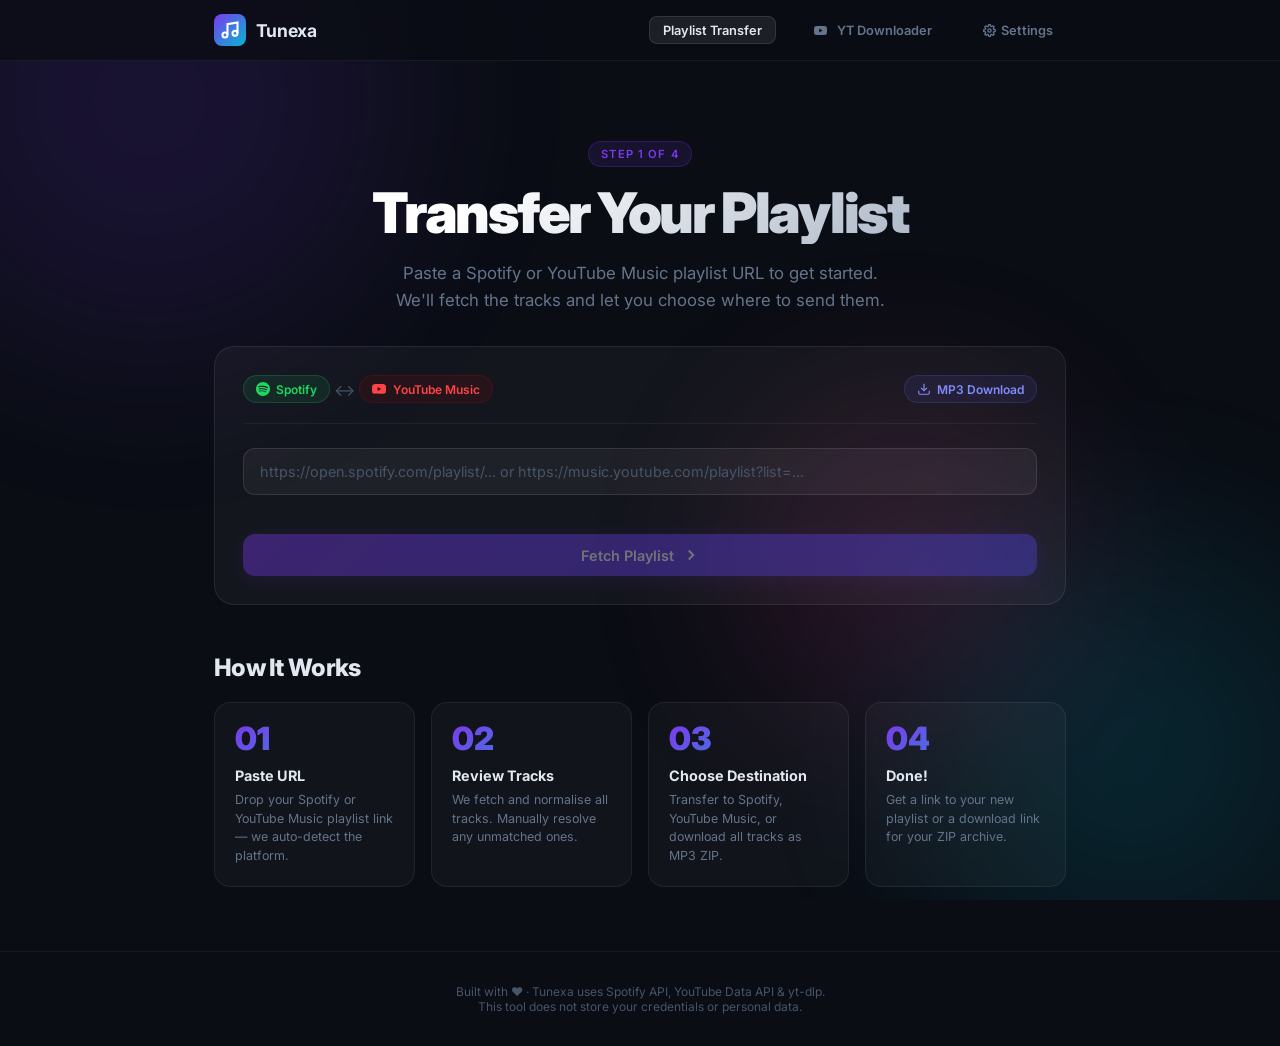
<file: index.html>
<!DOCTYPE html>
<html lang="en">
<head>
  <meta charset="UTF-8" />
  <meta name="viewport" content="width=device-width, initial-scale=1.0" />
  <title>Tunexa — Transfer Playlists Between Spotify & YouTube Music</title>
  <meta name="description" content="Transfer playlists seamlessly between Spotify and YouTube Music, or download your tracks as MP3 files. Free, fast, and secure playlist syncing." />
  <link rel="preconnect" href="https://fonts.googleapis.com" />
  <link rel="preconnect" href="https://fonts.gstatic.com" crossorigin />
  <link href="https://fonts.googleapis.com/css2?family=Inter:wght@300;400;500;600;700;800;900&display=swap" rel="stylesheet" />
  <link rel="stylesheet" href="style.css" />
</head>
<body>

  <!-- AMBIENT BACKGROUND -->
  <div class="ambient-bg">
    <div class="orb orb-1"></div>
    <div class="orb orb-2"></div>
    <div class="orb orb-3"></div>
  </div>

  <!-- NAV -->
  <nav class="nav" role="navigation" aria-label="Primary navigation">
    <div class="nav-inner">
      <a href="#" class="logo" id="logo-home-link">
        <div class="logo-icon">
          <svg width="20" height="20" viewBox="0 0 24 24" fill="none" stroke="currentColor" stroke-width="2.5">
            <path d="M9 18V5l12-2v13"/>
            <circle cx="6" cy="18" r="3"/><circle cx="18" cy="16" r="3"/>
          </svg>
        </div>
        <span>Tunexa</span>
      </a>
      <div class="nav-links">
        <a href="index.html" class="nav-tab-btn active" id="nav-tab-playlist">Playlist Transfer</a>
        <a href="ytdl.html" class="nav-tab-btn" id="nav-tab-ytdl">
          <svg width="13" height="13" viewBox="0 0 24 24" fill="currentColor" style="vertical-align: middle; margin-right: 4px;"><path d="M23.495 6.205a3.007 3.007 0 0 0-2.088-2.088C19.537 3.616 12 3.616 12 3.616s-7.537 0-9.407.501A3.007 3.007 0 0 0 .505 6.205 31.247 31.247 0 0 0 0 12a31.247 31.247 0 0 0 .505 5.795 3.007 3.007 0 0 0 2.088 2.088C4.463 20.384 12 20.384 12 20.384s7.537 0 9.407-.501a3.007 3.007 0 0 0 2.088-2.088A31.247 31.247 0 0 0 24 12a31.247 31.247 0 0 0-.505-5.795zM9.609 15.601V8.408l6.264 3.602z"/></svg>
          YT Downloader
        </a>
        <button id="nav-settings-btn" class="nav-tab-btn" style="background: none; border: none; cursor: pointer; display: flex; align-items: center; gap: 0.35rem; font-family: inherit;">
          <svg width="13" height="13" viewBox="0 0 24 24" fill="none" stroke="currentColor" stroke-width="2.5" stroke-linecap="round" stroke-linejoin="round" style="vertical-align: middle;">
            <circle cx="12" cy="12" r="3"/><path d="M19.4 15a1.65 1.65 0 0 0 .33 1.82l.06.06a2 2 0 1 1-2.83 2.83l-.06-.06a1.65 1.65 0 0 0-1.82-.33 1.65 1.65 0 0 0-1 1.51V21a2 2 0 0 1-4 0v-.09A1.65 1.65 0 0 0 9 19.4a1.65 1.65 0 0 0-1.82.33l-.06.06a2 2 0 1 1-2.83-2.83l.06-.06a1.65 1.65 0 0 0 .33-1.82 1.65 1.65 0 0 0-1.51-1H3a2 2 0 0 1 0-4h.09A1.65 1.65 0 0 0 4.6 9a1.65 1.65 0 0 0-.33-1.82l-.06-.06a2 2 0 1 1 2.83-2.83l.06.06a1.65 1.65 0 0 0 1.82.33H9a1.65 1.65 0 0 0 1-1.51V3a2 2 0 0 1 4 0v.09a1.65 1.65 0 0 0 1 1.51 1.65 1.65 0 0 0 1.82-.33l.06-.06a2 2 0 1 1 2.83 2.83l-.06.06a1.65 1.65 0 0 0-.33 1.82V9a1.65 1.65 0 0 0 1.51 1H21a2 2 0 0 1 0 4h-.09a1.65 1.65 0 0 0-1.51 1z"/>
          </svg>
          Settings
        </button>
      </div>
    </div>
  </nav>

  <!-- MAIN APP -->
  <main class="main-container" id="main-app">

    <!-- ═══════════════════════════════════════════ -->
    <!-- STEP 1: URL INGESTION                       -->
    <!-- ═══════════════════════════════════════════ -->
    <section class="step" id="step-url" data-step="1">
      <div class="step-hero">
        <div class="step-badge">Step 1 of 4</div>
        <h1 class="hero-title">Transfer Your Playlist</h1>
        <p class="hero-sub">Paste a Spotify or YouTube Music playlist URL to get started. We'll fetch the tracks and let you choose where to send them.</p>
      </div>

      <div class="card" id="url-card">
        <div class="card-header">
          <div class="platform-pills">
            <div class="pill pill-spotify">
              <svg class="pill-icon" viewBox="0 0 24 24" fill="currentColor"><path d="M12 0C5.4 0 0 5.4 0 12s5.4 12 12 12 12-5.4 12-12S18.66 0 12 0zm5.521 17.34c-.24.359-.66.48-1.021.24-2.82-1.74-6.36-2.101-10.561-1.141-.418.122-.779-.179-.899-.539-.12-.421.18-.78.54-.9 4.56-1.021 8.52-.6 11.64 1.32.42.18.479.659.301 1.02zm1.44-3.3c-.301.42-.841.6-1.262.3-3.239-1.98-8.159-2.58-11.939-1.38-.479.12-1.02-.12-1.14-.6-.12-.48.12-1.021.6-1.141C9.6 9.9 15 10.561 18.72 12.84c.361.181.54.78.241 1.2zm.12-3.36C15.24 8.4 8.82 8.16 5.16 9.301c-.6.179-1.2-.181-1.38-.721-.18-.601.18-1.2.72-1.381 4.26-1.26 11.28-1.02 15.721 1.621.539.3.719 1.02.419 1.56-.299.421-1.02.599-1.559.3z"/></svg>
              Spotify
            </div>
            <span class="pill-sep">↔</span>
            <div class="pill pill-yt">
              <svg class="pill-icon" viewBox="0 0 24 24" fill="currentColor"><path d="M23.495 6.205a3.007 3.007 0 0 0-2.088-2.088c-1.87-.501-9.396-.501-9.396-.501s-7.507-.01-9.396.501A3.007 3.007 0 0 0 .527 6.205a31.247 31.247 0 0 0-.522 5.805 31.247 31.247 0 0 0 .522 5.783 3.007 3.007 0 0 0 2.088 2.088c1.868.502 9.396.502 9.396.502s7.506 0 9.396-.502a3.007 3.007 0 0 0 2.088-2.088 31.247 31.247 0 0 0 .5-5.783 31.247 31.247 0 0 0-.5-5.805zM9.609 15.601V8.408l6.264 3.602z"/></svg>
              YouTube Music
            </div>
          </div>
          <div class="pill pill-mp3">
            <svg class="pill-icon" viewBox="0 0 24 24" fill="none" stroke="currentColor" stroke-width="2"><path d="M21 15v4a2 2 0 0 1-2 2H5a2 2 0 0 1-2-2v-4"/><polyline points="7 10 12 15 17 10"/><line x1="12" y1="15" x2="12" y2="3"/></svg>
            MP3 Download
          </div>
        </div>

        <div class="url-input-group" id="url-input-group">
          <div class="url-input-wrapper">
            <div class="url-platform-badge" id="url-platform-badge" aria-live="polite"></div>
            <input
              type="url"
              id="playlist-url-input"
              class="url-input"
              placeholder="https://open.spotify.com/playlist/... or https://music.youtube.com/playlist?list=..."
              autocomplete="off"
              spellcheck="false"
              aria-label="Playlist URL"
            />
            <button class="url-clear-btn" id="url-clear-btn" aria-label="Clear URL" style="display:none">
              <svg width="14" height="14" viewBox="0 0 24 24" fill="none" stroke="currentColor" stroke-width="2.5"><line x1="18" y1="6" x2="6" y2="18"/><line x1="6" y1="6" x2="18" y2="18"/></svg>
            </button>
          </div>
          <div class="url-error" id="url-error" role="alert" aria-live="assertive"></div>
        </div>

        <button class="btn btn-primary btn-full" id="fetch-playlist-btn" disabled>
          <span class="btn-text">Fetch Playlist</span>
          <svg class="btn-icon" width="18" height="18" viewBox="0 0 24 24" fill="none" stroke="currentColor" stroke-width="2.5"><polyline points="9 18 15 12 9 6"/></svg>
        </button>
      </div>

      <!-- HOW IT WORKS -->
      <div class="how-it-works" id="how-it-works">
        <h2 class="section-title">How It Works</h2>
        <div class="steps-grid">
          <div class="step-card">
            <div class="step-num">01</div>
            <h3>Paste URL</h3>
            <p>Drop your Spotify or YouTube Music playlist link — we auto-detect the platform.</p>
          </div>
          <div class="step-card">
            <div class="step-num">02</div>
            <h3>Review Tracks</h3>
            <p>We fetch and normalise all tracks. Manually resolve any unmatched ones.</p>
          </div>
          <div class="step-card">
            <div class="step-num">03</div>
            <h3>Choose Destination</h3>
            <p>Transfer to Spotify, YouTube Music, or download all tracks as MP3 ZIP.</p>
          </div>
          <div class="step-card">
            <div class="step-num">04</div>
            <h3>Done!</h3>
            <p>Get a link to your new playlist or a download link for your ZIP archive.</p>
          </div>
        </div>
      </div>
    </section>

    <!-- ═══════════════════════════════════════════ -->
    <!-- STEP 2: TRACK REVIEW                        -->
    <!-- ═══════════════════════════════════════════ -->
    <section class="step hidden" id="step-tracks" data-step="2">
      <div class="step-header">
        <button class="back-btn" id="back-to-url-btn" aria-label="Back to URL step">
          <svg width="16" height="16" viewBox="0 0 24 24" fill="none" stroke="currentColor" stroke-width="2.5"><polyline points="15 18 9 12 15 6"/></svg>
          Back
        </button>
        <div class="step-badge">Step 2 of 4</div>
      </div>

      <div class="playlist-header" id="playlist-header">
        <div class="playlist-meta">
          <div class="playlist-platform-badge" id="playlist-platform-badge"></div>
          <div>
            <h2 class="playlist-name" id="playlist-name">Playlist Name</h2>
            <p class="playlist-stats" id="playlist-stats">0 tracks fetched</p>
          </div>
        </div>
      </div>

      <div class="card" id="tracks-card">
        <div class="tracks-filter-bar">
          <input type="search" id="track-search" class="track-search" placeholder="Search tracks…" aria-label="Search tracks" />
          <div class="filter-tabs" role="tablist">
            <button class="filter-tab active" data-filter="all" role="tab" id="filter-all">All</button>
            <button class="filter-tab" data-filter="matched" role="tab" id="filter-matched">Matched</button>
            <button class="filter-tab" data-filter="unmatched" role="tab" id="filter-unmatched">Unmatched</button>
          </div>
        </div>

        <div class="tracks-list" id="tracks-list" role="list" aria-label="Tracks">
          <!-- Tracks injected by JS -->
        </div>
      </div>

      <!-- UNMATCHED RESOLVE MODAL -->
      <div class="modal-overlay hidden" id="resolve-modal" role="dialog" aria-modal="true" aria-labelledby="resolve-modal-title">
        <div class="modal">
          <div class="modal-header">
            <h3 id="resolve-modal-title">Find a replacement</h3>
            <button class="modal-close" id="resolve-modal-close" aria-label="Close">
              <svg width="16" height="16" viewBox="0 0 24 24" fill="none" stroke="currentColor" stroke-width="2.5"><line x1="18" y1="6" x2="6" y2="18"/><line x1="6" y1="6" x2="18" y2="18"/></svg>
            </button>
          </div>
          <div class="modal-body">
            <p class="modal-track-info" id="modal-track-info"></p>
            <div class="modal-search-group">
              <input type="search" id="modal-search-input" class="url-input" placeholder="Search for a replacement…" aria-label="Search for replacement track" />
              <button class="btn btn-primary" id="modal-search-btn">Search</button>
            </div>
            <div class="modal-results" id="modal-results" role="list"></div>
          </div>
          <div class="modal-footer">
            <button class="btn btn-ghost" id="modal-skip-btn">Skip this track</button>
          </div>
        </div>
      </div>

      <div class="step-actions">
        <div class="match-summary" id="match-summary"></div>
        <button class="btn btn-primary btn-lg" id="proceed-to-dest-btn">
          Choose Destination
          <svg width="18" height="18" viewBox="0 0 24 24" fill="none" stroke="currentColor" stroke-width="2.5"><polyline points="9 18 15 12 9 6"/></svg>
        </button>
      </div>
    </section>

    <!-- ═══════════════════════════════════════════ -->
    <!-- STEP 3: DESTINATION SELECTION               -->
    <!-- ═══════════════════════════════════════════ -->
    <section class="step hidden" id="step-destination" data-step="3">
      <div class="step-header">
        <button class="back-btn" id="back-to-tracks-btn" aria-label="Back to tracks step">
          <svg width="16" height="16" viewBox="0 0 24 24" fill="none" stroke="currentColor" stroke-width="2.5"><polyline points="15 18 9 12 15 6"/></svg>
          Back
        </button>
        <div class="step-badge">Step 3 of 4</div>
      </div>

      <h2 class="section-title">Where should we send your playlist?</h2>
      <p class="section-sub">Choose a destination. We'll authenticate you where required and transfer your tracks.</p>

      <div class="destination-grid">
        <button class="dest-card" id="dest-spotify" data-dest="spotify">
          <div class="dest-icon dest-icon-spotify">
            <svg viewBox="0 0 24 24" fill="currentColor"><path d="M12 0C5.4 0 0 5.4 0 12s5.4 12 12 12 12-5.4 12-12S18.66 0 12 0zm5.521 17.34c-.24.359-.66.48-1.021.24-2.82-1.74-6.36-2.101-10.561-1.141-.418.122-.779-.179-.899-.539-.12-.421.18-.78.54-.9 4.56-1.021 8.52-.6 11.64 1.32.42.18.479.659.301 1.02zm1.44-3.3c-.301.42-.841.6-1.262.3-3.239-1.98-8.159-2.58-11.939-1.38-.479.12-1.02-.12-1.14-.6-.12-.48.12-1.021.6-1.141C9.6 9.9 15 10.561 18.72 12.84c.361.181.54.78.241 1.2zm.12-3.36C15.24 8.4 8.82 8.16 5.16 9.301c-.6.179-1.2-.181-1.38-.721-.18-.601.18-1.2.72-1.381 4.26-1.26 11.28-1.02 15.721 1.621.539.3.719 1.02.419 1.56-.299.421-1.02.599-1.559.3z"/></svg>
          </div>
          <h3>Spotify</h3>
          <p>Create a new playlist on your Spotify account with all matched tracks.</p>
          <div class="dest-auth-note">
            <svg width="12" height="12" viewBox="0 0 24 24" fill="none" stroke="currentColor" stroke-width="2"><rect x="3" y="11" width="18" height="11" rx="2" ry="2"/><path d="M7 11V7a5 5 0 0 1 10 0v4"/></svg>
            Requires Spotify OAuth
          </div>
          <div class="dest-arrow">→</div>
        </button>

        <button class="dest-card" id="dest-youtube" data-dest="youtube">
          <div class="dest-icon dest-icon-yt">
            <svg viewBox="0 0 24 24" fill="currentColor"><path d="M23.495 6.205a3.007 3.007 0 0 0-2.088-2.088c-1.87-.501-9.396-.501-9.396-.501s-7.507-.01-9.396.501A3.007 3.007 0 0 0 .527 6.205a31.247 31.247 0 0 0-.522 5.805 31.247 31.247 0 0 0 .522 5.783 3.007 3.007 0 0 0 2.088 2.088c1.868.502 9.396.502 9.396.502s7.506 0 9.396-.502a3.007 3.007 0 0 0 2.088-2.088 31.247 31.247 0 0 0 .5-5.783 31.247 31.247 0 0 0-.5-5.805zM9.609 15.601V8.408l6.264 3.602z"/></svg>
          </div>
          <h3>YouTube Music</h3>
          <p>Create a new playlist on your YouTube Music account with all matched tracks.</p>
          <div class="dest-auth-note">
            <svg width="12" height="12" viewBox="0 0 24 24" fill="none" stroke="currentColor" stroke-width="2"><rect x="3" y="11" width="18" height="11" rx="2" ry="2"/><path d="M7 11V7a5 5 0 0 1 10 0v4"/></svg>
            Requires Google OAuth
          </div>
          <div class="dest-arrow">→</div>
        </button>

        <button class="dest-card dest-card-mp3" id="dest-mp3" data-dest="mp3">
          <div class="dest-icon dest-icon-mp3">
            <svg viewBox="0 0 24 24" fill="none" stroke="currentColor" stroke-width="2"><path d="M21 15v4a2 2 0 0 1-2 2H5a2 2 0 0 1-2-2v-4"/><polyline points="7 10 12 15 17 10"/><line x1="12" y1="15" x2="12" y2="3"/></svg>
          </div>
          <h3>Download as MP3</h3>
          <p>Download all matched tracks as MP3 files packaged in a single ZIP archive.</p>
          <div class="dest-auth-note dest-auth-free">
            <svg width="12" height="12" viewBox="0 0 24 24" fill="none" stroke="currentColor" stroke-width="2"><polyline points="20 6 9 17 4 12"/></svg>
            No authentication required
          </div>
          <div class="dest-arrow">→</div>
        </button>
      </div>

      <!-- OAUTH STATUS -->
      <div class="oauth-status hidden" id="oauth-status">
        <div class="oauth-spinner"></div>
        <span id="oauth-status-text">Connecting…</span>
      </div>
    </section>

    <!-- ═══════════════════════════════════════════ -->
    <!-- STEP 4: PROGRESS / RESULTS                  -->
    <!-- ═══════════════════════════════════════════ -->
    <section class="step hidden" id="step-results" data-step="4">
      <div class="step-header">
        <div class="step-badge">Step 4 of 4</div>
      </div>

      <!-- PROGRESS STATE -->
      <div id="progress-view">
        <div class="progress-icon-wrap" id="progress-platform-icon"></div>
        <h2 class="progress-title" id="progress-title">Transferring playlist…</h2>
        <p class="progress-sub" id="progress-sub">Please wait while we process your tracks.</p>

        <div class="progress-bar-wrap">
          <div class="progress-bar" id="progress-bar" role="progressbar" aria-valuenow="0" aria-valuemin="0" aria-valuemax="100">
            <div class="progress-fill" id="progress-fill"></div>
          </div>
          <span class="progress-pct" id="progress-pct">0%</span>
        </div>

        <div class="progress-track-status" id="progress-track-status"></div>
      </div>

      <!-- RESULTS STATE -->
      <div class="hidden" id="results-view">
        <div class="results-success-icon">
          <svg width="40" height="40" viewBox="0 0 24 24" fill="none" stroke="currentColor" stroke-width="2.5"><polyline points="20 6 9 17 4 12"/></svg>
        </div>
        <h2 class="results-title" id="results-title">Transfer Complete!</h2>

        <div class="results-stats" id="results-stats">
          <!-- Injected by JS -->
        </div>

        <div class="results-link-wrap" id="results-link-wrap"></div>

        <div class="results-failed-wrap hidden" id="results-failed-wrap">
          <h3 class="results-failed-title">Failed Tracks</h3>
          <ul class="results-failed-list" id="results-failed-list"></ul>
        </div>

        <div class="results-track-list" id="results-track-list">
          <!-- Injected by JS -->
        </div>

        <button class="btn btn-ghost btn-full" id="start-over-btn" style="margin-top:2rem">
          <svg width="16" height="16" viewBox="0 0 24 24" fill="none" stroke="currentColor" stroke-width="2.5"><polyline points="1 4 1 10 7 10"/><path d="M3.51 15a9 9 0 1 0 .49-4"/></svg>
          Start a new transfer
        </button>
      </div>
    </section>

  </main>

  <!-- GLOBAL TOAST NOTIFICATION -->
  <div class="toast-container" id="toast-container" aria-live="polite"></div>

  <!-- GLOBAL LOADING OVERLAY -->
  <div class="loading-overlay hidden" id="loading-overlay">
    <div class="loading-spinner-lg"></div>
    <p id="loading-overlay-text">Fetching playlist…</p>
  </div>

  <!-- SETTINGS MODAL -->
  <div id="settings-modal" class="modal-overlay hidden">
    <div class="card" style="width: 100%; max-width: 480px; margin: 1rem; border: 1px solid rgba(255,255,255,0.08); background: rgba(18,18,18,0.95); position: relative; padding: 2rem;">
      <button id="settings-close-btn" style="position: absolute; top: 1.25rem; right: 1.25rem; background: none; border: none; color: #a0aec0; cursor: pointer; padding: 0.25rem;">
        <svg width="20" height="20" viewBox="0 0 24 24" fill="none" stroke="currentColor" stroke-width="2.5"><line x1="18" y1="6" x2="6" y2="18"/><line x1="6" y1="6" x2="18" y2="18"/></svg>
      </button>
      <h2 style="font-size: 1.25rem; font-weight: 800; margin-bottom: 0.5rem; color: #fff;">Tunexa Settings</h2>
      <p style="font-size: 0.85rem; color: #a0aec0; margin-bottom: 1.5rem; line-height: 1.4;">
        Add your Spotify API Developer credentials to enable parsing playlists with <strong>unlimited songs</strong> (bypasses the credentials-free 100 song limit).
      </p>
      
      <div style="display: flex; flex-direction: column; gap: 1rem; margin-bottom: 1.5rem;">
        <div>
          <label style="display: block; font-size: 0.75rem; font-weight: 700; text-transform: uppercase; color: #a0aec0; margin-bottom: 0.35rem;">Spotify Client ID</label>
          <input type="text" id="spotify-client-id-input" class="url-input" placeholder="Paste your Spotify Client ID..." style="width: 100%; box-sizing: border-box;" autocomplete="off"/>
        </div>
        <div>
          <label style="display: block; font-size: 0.75rem; font-weight: 700; text-transform: uppercase; color: #a0aec0; margin-bottom: 0.35rem;">Spotify Client Secret</label>
          <input type="password" id="spotify-client-secret-input" class="url-input" placeholder="Paste your Spotify Client Secret..." style="width: 100%; box-sizing: border-box;" autocomplete="off"/>
        </div>
      </div>
      
      <div style="font-size: 0.75rem; color: #718096; line-height: 1.5; margin-bottom: 1.5rem; padding: 0.75rem; background: rgba(255,255,255,0.03); border-radius: 6px; border: 1px solid rgba(255,255,255,0.04);">
        <strong>How to get keys:</strong> Go to the free <a href="https://developer.spotify.com/dashboard" target="_blank" style="color: #ff4444; text-decoration: underline;">Spotify Developer Dashboard</a>, create an App, and set the Redirect URI to <code>http://localhost:8000/api/oauth/spotify/callback</code>.
      </div>
      
      <div style="display: flex; justify-content: flex-end; gap: 0.75rem;">
        <button id="settings-cancel-btn" class="btn btn-ghost">Cancel</button>
        <button id="settings-save-btn" class="btn btn-primary">Save Settings</button>
      </div>
    </div>
  </div>

  <footer class="footer">
    <p>Built with ♥ · Tunexa uses Spotify API, YouTube Data API &amp; yt-dlp. <br/>This tool does not store your credentials or personal data.</p>
  </footer>

  <script src="app.js"></script>
</body>
</html>
</file>
<file: style.css>
/* ── RESET & BASE ─────────────────────────────── */
*,*::before,*::after{box-sizing:border-box;margin:0;padding:0}
html{scroll-behavior:smooth}
body{font-family:'Inter',sans-serif;background:#0a0d14;color:#e2e8f0;min-height:100vh;overflow-x:hidden}
a{color:inherit;text-decoration:none}
button{font-family:inherit;cursor:pointer;border:none;background:none}
input,button{outline:none}
.hidden{display:none!important}

/* ── AMBIENT ──────────────────────────────────── */
.ambient-bg{position:fixed;inset:0;z-index:0;pointer-events:none;overflow:hidden}
.orb{position:absolute;border-radius:50%;filter:blur(80px);opacity:.18}
.orb-1{width:600px;height:600px;background:radial-gradient(circle,#7c3aed,transparent);top:-200px;left:-150px;animation:drift1 18s ease-in-out infinite alternate}
.orb-2{width:500px;height:500px;background:radial-gradient(circle,#06b6d4,transparent);bottom:-100px;right:-100px;animation:drift2 22s ease-in-out infinite alternate}
.orb-3{width:400px;height:400px;background:radial-gradient(circle,#ec4899,transparent);top:40%;left:55%;animation:drift3 26s ease-in-out infinite alternate}
@keyframes drift1{to{transform:translate(60px,80px)}}
@keyframes drift2{to{transform:translate(-60px,-50px)}}
@keyframes drift3{to{transform:translate(-80px,60px)}}

/* ── NAV ──────────────────────────────────────── */
.nav{position:sticky;top:0;z-index:100;background:rgba(10,13,20,.8);backdrop-filter:blur(16px);border-bottom:1px solid rgba(255,255,255,.06)}
.nav-inner{max-width:900px;margin:0 auto;padding:0 1.5rem;height:60px;display:flex;align-items:center;justify-content:space-between}
.logo{display:flex;align-items:center;gap:.6rem;font-weight:700;font-size:1.1rem;letter-spacing:-.02em}
.logo-icon{width:32px;height:32px;border-radius:8px;background:linear-gradient(135deg,#7c3aed,#06b6d4);display:flex;align-items:center;justify-content:center;color:#fff}
.nav-links{display:flex;align-items:center;gap:1.5rem;font-size:.875rem;color:#94a3b8}
.nav-links a{transition:color .2s}
.nav-links a:hover{color:#e2e8f0}
.nav-github{display:flex;align-items:center;gap:.4rem;padding:.4rem .8rem;border:1px solid rgba(255,255,255,.1);border-radius:20px;transition:all .2s}
.nav-github:hover{border-color:rgba(255,255,255,.25);color:#e2e8f0}

/* nav tab buttons */
.nav-tab-btn{display:inline-flex;align-items:center;gap:.4rem;font-size:.8rem;font-weight:600;color:#64748b;padding:.35rem .8rem;border-radius:8px;transition:all .2s;border:1px solid transparent}
.nav-tab-btn:hover{color:#e2e8f0;background:rgba(255,255,255,.06)}
.nav-tab-btn.active{color:#e2e8f0;background:rgba(255,255,255,.08);border-color:rgba(255,255,255,.1)}

/* ── MAIN ─────────────────────────────────────── */
.main-container{position:relative;z-index:1;max-width:900px;margin:0 auto;padding:2rem 1.5rem 4rem}
.step{animation:fadeUp .4s ease both}
@keyframes fadeUp{from{opacity:0;transform:translateY(20px)}to{opacity:1;transform:translateY(0)}}

/* ── HERO ─────────────────────────────────────── */
.step-hero{text-align:center;padding:3rem 0 2rem}
.step-badge{display:inline-block;font-size:.7rem;font-weight:600;letter-spacing:.1em;text-transform:uppercase;color:#7c3aed;background:rgba(124,58,237,.12);border:1px solid rgba(124,58,237,.25);border-radius:20px;padding:.3rem .8rem;margin-bottom:1rem}
.hero-title{font-size:clamp(2rem,5vw,3.5rem);font-weight:900;letter-spacing:-.04em;background:linear-gradient(135deg,#fff 30%,#94a3b8);-webkit-background-clip:text;-webkit-text-fill-color:transparent;background-clip:text;line-height:1.1;margin-bottom:1rem}
.hero-sub{font-size:1.05rem;color:#64748b;max-width:500px;margin:0 auto;line-height:1.6}

/* ── CARD ─────────────────────────────────────── */
.card{background:rgba(255,255,255,.04);border:1px solid rgba(255,255,255,.08);border-radius:20px;padding:1.75rem;backdrop-filter:blur(12px);margin-bottom:1.5rem}
.card-header{display:flex;align-items:center;gap:.75rem;flex-wrap:wrap;margin-bottom:1.5rem;padding-bottom:1.25rem;border-bottom:1px solid rgba(255,255,255,.06)}

/* ── PILLS ────────────────────────────────────── */
.pill{display:inline-flex;align-items:center;gap:.4rem;font-size:.75rem;font-weight:600;padding:.35rem .75rem;border-radius:20px}
.pill-icon{width:14px;height:14px}
.pill-spotify{background:rgba(30,215,96,.1);color:#1ed760;border:1px solid rgba(30,215,96,.2)}
.pill-yt{background:rgba(255,0,0,.08);color:#ff4444;border:1px solid rgba(255,0,0,.15)}
.pill-mp3{background:rgba(99,102,241,.1);color:#818cf8;border:1px solid rgba(99,102,241,.2);margin-left:auto}
.pill-sep{font-size:1rem;color:#475569}

/* ── URL INPUT ────────────────────────────────── */
.url-input-group{margin-bottom:1rem}
.url-input-wrapper{position:relative;display:flex;align-items:center}
.url-platform-badge{position:absolute;left:1rem;z-index:2;font-size:.7rem;font-weight:700;letter-spacing:.05em;text-transform:uppercase;opacity:0;transition:opacity .2s}
.url-platform-badge.show{opacity:1}
.url-platform-badge.spotify{color:#1ed760}
.url-platform-badge.youtube{color:#ff4444}
.url-input{width:100%;background:rgba(255,255,255,.05);border:1.5px solid rgba(255,255,255,.1);border-radius:12px;padding:.875rem 3rem .875rem 1rem;font-family:inherit;font-size:.9rem;color:#e2e8f0;transition:border-color .25s,box-shadow .25s}
.url-input::placeholder{color:#475569}
.url-input:focus{border-color:#7c3aed;box-shadow:0 0 0 4px rgba(124,58,237,.1)}
.url-input.has-badge{padding-left:5.5rem}
.url-clear-btn{position:absolute;right:1rem;color:#64748b;padding:.25rem;border-radius:50%;transition:color .2s}
.url-clear-btn:hover{color:#e2e8f0}
.url-error{font-size:.8rem;color:#f87171;margin-top:.5rem;min-height:1.2em;padding:0 .25rem}

/* ── BUTTONS ──────────────────────────────────── */
.btn{display:inline-flex;align-items:center;justify-content:center;gap:.5rem;font-size:.9rem;font-weight:600;padding:.75rem 1.5rem;border-radius:12px;transition:all .22s;cursor:pointer}
.btn-primary{background:linear-gradient(135deg,#7c3aed,#4f46e5);color:#fff;box-shadow:0 4px 20px rgba(124,58,237,.3)}
.btn-primary:hover:not(:disabled){transform:translateY(-2px);box-shadow:0 8px 30px rgba(124,58,237,.4)}
.btn-primary:disabled{opacity:.4;cursor:not-allowed;transform:none}
.btn-ghost{background:rgba(255,255,255,.06);color:#94a3b8;border:1px solid rgba(255,255,255,.1)}
.btn-ghost:hover{background:rgba(255,255,255,.1);color:#e2e8f0}
.btn-full{width:100%}
.btn-lg{padding:.9rem 2rem;font-size:1rem}
.btn-icon{flex-shrink:0}

/* ── STEP HEADER ──────────────────────────────── */
.step-header{display:flex;align-items:center;justify-content:space-between;margin-bottom:1.5rem}
.back-btn{display:inline-flex;align-items:center;gap:.4rem;font-size:.85rem;color:#64748b;transition:color .2s;padding:.4rem .8rem;border-radius:8px}
.back-btn:hover{color:#e2e8f0;background:rgba(255,255,255,.05)}

/* ── PLAYLIST META ────────────────────────────── */
.playlist-header{margin-bottom:1.25rem}
.playlist-meta{display:flex;align-items:center;gap:1rem}
.playlist-platform-badge{font-size:.7rem;font-weight:700;letter-spacing:.08em;text-transform:uppercase;padding:.3rem .7rem;border-radius:6px}
.playlist-platform-badge.spotify{background:rgba(30,215,96,.1);color:#1ed760;border:1px solid rgba(30,215,96,.2)}
.playlist-platform-badge.youtube{background:rgba(255,68,68,.08);color:#ff4444;border:1px solid rgba(255,68,68,.15)}
.playlist-name{font-size:1.4rem;font-weight:700;letter-spacing:-.03em}
.playlist-stats{font-size:.8rem;color:#64748b;margin-top:.2rem}

/* ── TRACKS FILTER BAR ────────────────────────── */
.tracks-filter-bar{display:flex;align-items:center;gap:.75rem;flex-wrap:wrap;margin-bottom:1rem}
.track-search{flex:1;min-width:160px;background:rgba(255,255,255,.05);border:1px solid rgba(255,255,255,.08);border-radius:8px;padding:.5rem .875rem;font-family:inherit;font-size:.825rem;color:#e2e8f0}
.track-search::placeholder{color:#475569}
.track-search:focus{border-color:#7c3aed;outline:none}
.filter-tabs{display:flex;gap:.25rem;background:rgba(255,255,255,.04);border-radius:8px;padding:.25rem}
.filter-tab{font-size:.775rem;font-weight:500;padding:.3rem .7rem;border-radius:6px;color:#64748b;transition:all .2s}
.filter-tab.active{background:rgba(255,255,255,.1);color:#e2e8f0}

/* ── TRACKS LIST ──────────────────────────────── */
.tracks-list{display:flex;flex-direction:column;gap:.5rem;max-height:420px;overflow-y:auto;padding-right:.25rem}
.tracks-list::-webkit-scrollbar{width:4px}
.tracks-list::-webkit-scrollbar-track{background:transparent}
.tracks-list::-webkit-scrollbar-thumb{background:rgba(255,255,255,.1);border-radius:2px}
.track-item{display:flex;align-items:center;gap:.875rem;padding:.75rem 1rem;border-radius:10px;border:1px solid transparent;transition:all .2s;background:rgba(255,255,255,.02)}
.track-item:hover{background:rgba(255,255,255,.05);border-color:rgba(255,255,255,.06)}
.track-item.unmatched{background:rgba(251,191,36,.03);border-color:rgba(251,191,36,.1)}
.track-item.skipped{opacity:.45}
.track-num{font-size:.7rem;font-weight:600;color:#475569;width:22px;flex-shrink:0;text-align:right}
.track-info{flex:1;min-width:0}
.track-title{font-size:.875rem;font-weight:600;white-space:nowrap;overflow:hidden;text-overflow:ellipsis}
.track-artist{font-size:.75rem;color:#64748b;white-space:nowrap;overflow:hidden;text-overflow:ellipsis}
.track-duration{font-size:.7rem;color:#475569;flex-shrink:0}
.track-status{display:flex;align-items:center;gap:.4rem;font-size:.7rem;font-weight:600;flex-shrink:0}
.status-matched{color:#34d399}
.status-unmatched{color:#fbbf24}
.status-skipped{color:#64748b}
.status-resolved{color:#818cf8}
.track-resolve-btn{font-size:.7rem;font-weight:600;color:#7c3aed;background:rgba(124,58,237,.1);border:1px solid rgba(124,58,237,.2);border-radius:6px;padding:.25rem .6rem;transition:all .2s}
.track-resolve-btn:hover{background:rgba(124,58,237,.2)}

/* ── STEP ACTIONS ─────────────────────────────── */
.step-actions{display:flex;align-items:center;justify-content:space-between;gap:1rem;margin-top:1.5rem;flex-wrap:wrap}
.match-summary{font-size:.85rem;color:#64748b}
.match-summary strong{color:#e2e8f0}

/* ── DESTINATION CARDS ────────────────────────── */
.destination-grid{display:grid;grid-template-columns:repeat(auto-fit,minmax(240px,1fr));gap:1rem;margin-top:1.5rem}
.dest-card{background:rgba(255,255,255,.03);border:1.5px solid rgba(255,255,255,.08);border-radius:20px;padding:1.75rem 1.5rem;text-align:left;transition:all .25s;cursor:pointer;position:relative;overflow:hidden}
.dest-card::before{content:'';position:absolute;inset:0;opacity:0;transition:opacity .25s}
.dest-card:hover{transform:translateY(-4px);border-color:rgba(255,255,255,.18);box-shadow:0 12px 40px rgba(0,0,0,.3)}
.dest-card:hover::before{opacity:1}
.dest-icon{width:52px;height:52px;border-radius:14px;display:flex;align-items:center;justify-content:center;margin-bottom:1.25rem}
.dest-icon svg{width:28px;height:28px}
.dest-icon-spotify{background:rgba(30,215,96,.12);color:#1ed760}
.dest-icon-yt{background:rgba(255,0,0,.1);color:#ff4444}
.dest-icon-mp3{background:rgba(99,102,241,.12);color:#818cf8}
.dest-card h3{font-size:1.05rem;font-weight:700;margin-bottom:.4rem}
.dest-card p{font-size:.825rem;color:#64748b;line-height:1.5;margin-bottom:1rem}
.dest-auth-note{display:inline-flex;align-items:center;gap:.35rem;font-size:.7rem;color:#64748b;background:rgba(255,255,255,.05);border-radius:6px;padding:.25rem .6rem}
.dest-auth-free{color:#34d399;background:rgba(52,211,153,.06)}
.dest-arrow{position:absolute;top:1.25rem;right:1.25rem;font-size:1.1rem;color:#475569;transition:all .25s}
.dest-card:hover .dest-arrow{color:#e2e8f0;transform:translateX(4px)}

.section-title{font-size:1.5rem;font-weight:800;letter-spacing:-.03em;margin-bottom:.5rem}
.section-sub{color:#64748b;font-size:.9rem;margin-bottom:1rem}

/* ── OAUTH STATUS ─────────────────────────────── */
.oauth-status{display:flex;align-items:center;gap:.75rem;padding:1rem 1.25rem;background:rgba(124,58,237,.08);border:1px solid rgba(124,58,237,.2);border-radius:12px;margin-top:1.5rem;font-size:.875rem;color:#a78bfa}
.oauth-spinner{width:18px;height:18px;border:2px solid rgba(167,139,250,.3);border-top-color:#a78bfa;border-radius:50%;animation:spin .7s linear infinite;flex-shrink:0}
@keyframes spin{to{transform:rotate(360deg)}}

/* ── PROGRESS ─────────────────────────────────── */
#progress-view{text-align:center;padding:3rem 1rem}
.progress-icon-wrap{width:72px;height:72px;border-radius:50%;background:rgba(124,58,237,.12);display:flex;align-items:center;justify-content:center;margin:0 auto 1.5rem;border:1px solid rgba(124,58,237,.25)}
.progress-title{font-size:1.6rem;font-weight:800;margin-bottom:.5rem}
.progress-sub{color:#64748b;margin-bottom:2rem}
.progress-bar-wrap{display:flex;align-items:center;gap:1rem;max-width:480px;margin:0 auto 1rem}
.progress-bar{flex:1;height:8px;background:rgba(255,255,255,.08);border-radius:4px;overflow:hidden}
.progress-fill{height:100%;background:linear-gradient(90deg,#7c3aed,#06b6d4);border-radius:4px;transition:width .4s ease;width:0%}
.progress-pct{font-size:.85rem;font-weight:700;color:#a78bfa;width:36px;flex-shrink:0;text-align:right}
.progress-track-status{font-size:.8rem;color:#64748b;margin-top:.5rem}

/* ── RESULTS ──────────────────────────────────── */
#results-view{text-align:center;padding:2rem 0}
.results-success-icon{width:72px;height:72px;border-radius:50%;background:rgba(52,211,153,.1);border:1px solid rgba(52,211,153,.25);display:flex;align-items:center;justify-content:center;margin:0 auto 1.5rem;color:#34d399}
.results-title{font-size:1.8rem;font-weight:800;margin-bottom:1.5rem}
.results-stats{display:flex;justify-content:center;gap:1.5rem;flex-wrap:wrap;margin-bottom:2rem}
.stat-item{text-align:center;padding:.75rem 1.25rem;background:rgba(255,255,255,.04);border:1px solid rgba(255,255,255,.08);border-radius:12px;min-width:90px}
.stat-num{font-size:1.6rem;font-weight:800}
.stat-label{font-size:.7rem;color:#64748b;margin-top:.1rem}
.stat-matched .stat-num{color:#34d399}
.stat-resolved .stat-num{color:#818cf8}
.stat-failed .stat-num{color:#f87171}
.stat-total .stat-num{color:#e2e8f0}
.results-link-wrap{margin-bottom:1.5rem}
.results-link{display:inline-flex;align-items:center;gap:.5rem;padding:.75rem 1.5rem;background:linear-gradient(135deg,#7c3aed,#4f46e5);color:#fff;border-radius:12px;font-weight:600;font-size:.9rem;transition:all .2s}
.results-link:hover{transform:translateY(-2px);box-shadow:0 8px 24px rgba(124,58,237,.4)}
.results-failed-wrap{text-align:left;max-width:480px;margin:0 auto 1.5rem;background:rgba(248,113,113,.05);border:1px solid rgba(248,113,113,.15);border-radius:12px;padding:1rem 1.25rem}
.results-failed-title{font-size:.85rem;font-weight:700;color:#f87171;margin-bottom:.5rem}
.results-failed-list{font-size:.8rem;color:#94a3b8;padding-left:1.2rem;display:flex;flex-direction:column;gap:.25rem}
.results-track-list{text-align:left;display:flex;flex-direction:column;gap:.4rem;max-width:600px;margin:0 auto}

/* ── MODAL ────────────────────────────────────── */
.modal-overlay{position:fixed;inset:0;z-index:200;background:rgba(0,0,0,.65);backdrop-filter:blur(8px);display:flex;align-items:center;justify-content:center;padding:1rem;animation:fadeIn .2s ease}
@keyframes fadeIn{from{opacity:0}}
.modal{background:#111827;border:1px solid rgba(255,255,255,.1);border-radius:20px;width:100%;max-width:520px;max-height:90vh;display:flex;flex-direction:column;animation:slideUp .25s ease}
@keyframes slideUp{from{transform:translateY(20px);opacity:0}}
.modal-header{display:flex;align-items:center;justify-content:space-between;padding:1.25rem 1.5rem;border-bottom:1px solid rgba(255,255,255,.07)}
.modal-header h3{font-size:1rem;font-weight:700}
.modal-close{color:#64748b;padding:.25rem;border-radius:6px;transition:color .2s}
.modal-close:hover{color:#e2e8f0}
.modal-body{padding:1.25rem 1.5rem;overflow-y:auto;flex:1}
.modal-track-info{font-size:.8rem;color:#64748b;margin-bottom:1rem;padding:.6rem .875rem;background:rgba(255,255,255,.04);border-radius:8px}
.modal-search-group{display:flex;gap:.75rem;margin-bottom:1rem}
.modal-search-group .url-input{flex:1}
.modal-results{display:flex;flex-direction:column;gap:.5rem}
.modal-result-item{display:flex;align-items:center;justify-content:space-between;padding:.7rem .875rem;background:rgba(255,255,255,.03);border:1px solid rgba(255,255,255,.07);border-radius:10px;transition:all .2s;cursor:pointer}
.modal-result-item:hover{background:rgba(124,58,237,.08);border-color:rgba(124,58,237,.25)}
.modal-result-info .track-title{font-size:.825rem}
.modal-result-info .track-artist{font-size:.75rem}
.modal-result-select{font-size:.7rem;font-weight:600;color:#7c3aed;background:rgba(124,58,237,.1);border:1px solid rgba(124,58,237,.2);border-radius:6px;padding:.3rem .65rem;transition:all .2s}
.modal-result-select:hover{background:rgba(124,58,237,.2)}
.modal-footer{padding:1rem 1.5rem;border-top:1px solid rgba(255,255,255,.07)}

/* ── TOAST ────────────────────────────────────── */
.toast-container{position:fixed;bottom:1.5rem;right:1.5rem;z-index:300;display:flex;flex-direction:column;gap:.5rem}
.toast{display:flex;align-items:center;gap:.6rem;padding:.75rem 1rem;border-radius:10px;font-size:.825rem;font-weight:500;background:#1e293b;border:1px solid rgba(255,255,255,.1);box-shadow:0 8px 24px rgba(0,0,0,.3);animation:toastIn .3s ease;max-width:320px}
@keyframes toastIn{from{opacity:0;transform:translateX(20px)}}
.toast.success{border-color:rgba(52,211,153,.25);color:#34d399}
.toast.error{border-color:rgba(248,113,113,.25);color:#f87171}
.toast.info{border-color:rgba(99,102,241,.25);color:#818cf8}

/* ── LOADING OVERLAY ──────────────────────────── */
.loading-overlay{position:fixed;inset:0;z-index:400;background:rgba(10,13,20,.8);backdrop-filter:blur(12px);display:flex;flex-direction:column;align-items:center;justify-content:center;gap:1.25rem}
.loading-spinner-lg{width:48px;height:48px;border:3px solid rgba(124,58,237,.2);border-top-color:#7c3aed;border-radius:50%;animation:spin .8s linear infinite}
.loading-overlay p{font-size:.9rem;color:#94a3b8}

/* ── HOW IT WORKS ─────────────────────────────── */
.how-it-works{margin-top:3rem}
.steps-grid{display:grid;grid-template-columns:repeat(auto-fit,minmax(180px,1fr));gap:1rem;margin-top:1.25rem}
.step-card{background:rgba(255,255,255,.03);border:1px solid rgba(255,255,255,.07);border-radius:16px;padding:1.25rem}
.step-num{font-size:2rem;font-weight:900;background:linear-gradient(135deg,#7c3aed,#06b6d4);-webkit-background-clip:text;-webkit-text-fill-color:transparent;background-clip:text;line-height:1;margin-bottom:.75rem}
.step-card h3{font-size:.9rem;font-weight:700;margin-bottom:.4rem}
.step-card p{font-size:.78rem;color:#64748b;line-height:1.5}

/* ── FOOTER ───────────────────────────────────── */
.footer{position:relative;z-index:1;text-align:center;padding:2rem 1.5rem;font-size:.75rem;color:#475569;border-top:1px solid rgba(255,255,255,.05)}

/* ── RESPONSIVE ───────────────────────────────── */
@media(max-width:640px){
  .destination-grid{grid-template-columns:1fr}
  .step-actions{flex-direction:column;align-items:stretch}
  .step-actions .btn-lg{width:100%}
  .nav-links a:not(.nav-github){display:none}
}
</file>
